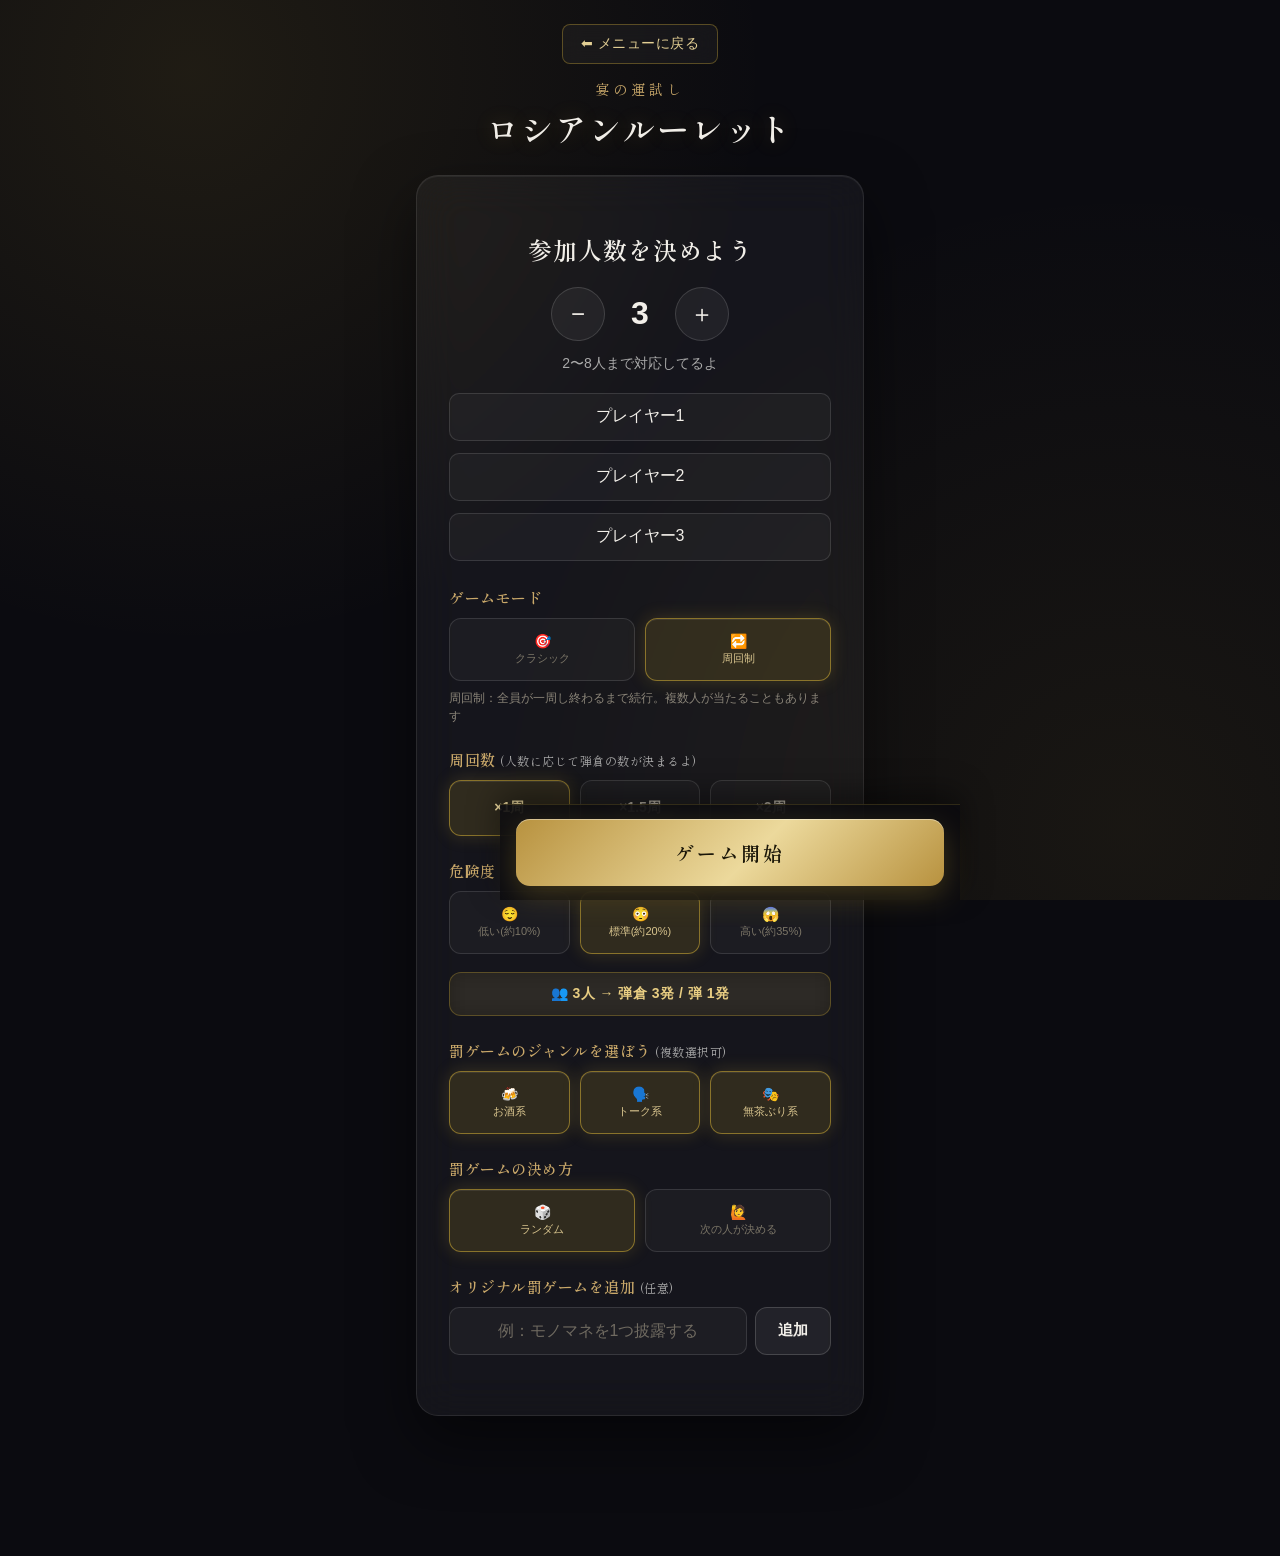
<file: roulette/index.html>
<!DOCTYPE html>
<html lang="ja">
<head>
    <meta charset="UTF-8">
    <meta name="viewport" content="width=device-width, initial-scale=1, maximum-scale=1, user-scalable=no, viewport-fit=cover">
    <meta name="theme-color" content="#0b0b10">
    <meta name="apple-mobile-web-app-capable" content="yes">
    <meta name="mobile-web-app-capable" content="yes">
    <meta name="apple-mobile-web-app-status-bar-style" content="black-translucent">
    <title>宴のロシアンルーレット</title>
    <link rel="preconnect" href="https://fonts.googleapis.com">
    <link rel="preconnect" href="https://fonts.gstatic.com" crossorigin>
    <link href="https://fonts.googleapis.com/css2?family=Shippori+Mincho:wght@400;600;700&display=swap" rel="stylesheet">
    <link rel="stylesheet" href="style.css">
</head>
<body>

    <div class="hit-flash" id="hitFlash"></div>

    <div class="app-content">

        <div class="page-header">
            <div>
                <a href="../index.html" class="menu-link">⬅ メニューに戻る</a>
            </div>

            <div class="subtitle">宴の運試し</div>
            <h1>ロシアンルーレット</h1>
        </div>

        <div class="screen-wrapper">

            <!-- 【ステップ1】 参加人数＆プレイヤー名入力画面 -->
            <div class="card-box" id="setupScreen">
                <h2>参加人数を決めよう</h2>
                <div class="player-count-control">
                    <button class="count-btn" onclick="changeCount(-1)">−</button>
                    <span id="playerCountText" style="font-size: 32px; font-weight: bold;">3</span>
                    <button class="count-btn" onclick="changeCount(1)">＋</button>
                </div>
                <p style="color: #aaa; font-size: 14px; margin-bottom: 20px;">2〜8人まで対応してるよ</p>

                <div id="nameInputsContainer" class="name-inputs">
                    <!-- JavaScriptで動的に生成されます -->
                </div>

                <div class="option-group">
                    <h3>ゲームモード</h3>
                    <div class="chamber-select">
                        <button class="chamber-btn" data-gamemode="classic" onclick="selectGameMode('classic')">🎯<br><span>クラシック</span></button>
                        <button class="chamber-btn active" data-gamemode="lap" onclick="selectGameMode('lap')">🔁<br><span>周回制</span></button>
                    </div>
                    <p class="option-hint" id="gameModeHint">周回制：全員が一周し終わるまで続行。複数人が当たることもあります</p>
                </div>

                <div class="option-group">
                    <h3>周回数 <span style="color:#aaa; font-weight:normal; font-size:12px;">(人数に応じて弾倉の数が決まるよ)</span></h3>
                    <div class="chamber-select">
                        <button class="chamber-btn active" data-rounds="1" onclick="selectRounds(1)">×1周</button>
                        <button class="chamber-btn" data-rounds="1.5" onclick="selectRounds(1.5)">×1.5周</button>
                        <button class="chamber-btn" data-rounds="2" onclick="selectRounds(2)">×2周</button>
                    </div>
                </div>

                <div class="option-group" id="riskGroup">
                    <h3>危険度</h3>
                    <div class="chamber-select">
                        <button class="chamber-btn" data-risk="low" onclick="selectRisk('low')">😌<br><span>低い(約10%)</span></button>
                        <button class="chamber-btn active" data-risk="standard" onclick="selectRisk('standard')">😳<br><span>標準(約20%)</span></button>
                        <button class="chamber-btn" data-risk="high" onclick="selectRisk('high')">😱<br><span>高い(約35%)</span></button>
                    </div>
                </div>

                <p class="settings-summary" id="settingsSummary"></p>

                <div class="option-group">
                    <h3>罰ゲームのジャンルを選ぼう <span style="color:#aaa; font-weight:normal; font-size:12px;">(複数選択可)</span></h3>
                    <div class="chamber-select" id="categorySelect">
                        <button class="chamber-btn active" data-cat="drink" onclick="toggleCategory('drink')">🍻<br><span>お酒系</span></button>
                        <button class="chamber-btn active" data-cat="talk" onclick="toggleCategory('talk')">🗣️<br><span>トーク系</span></button>
                        <button class="chamber-btn active" data-cat="dare" onclick="toggleCategory('dare')">🎭<br><span>無茶ぶり系</span></button>
                    </div>
                </div>

                <div class="option-group">
                    <h3>罰ゲームの決め方</h3>
                    <div class="chamber-select" id="modeSelect">
                        <button class="chamber-btn active" data-mode="random" onclick="selectPenaltyMode('random')">🎲<br><span>ランダム</span></button>
                        <button class="chamber-btn" data-mode="neighbor" onclick="selectPenaltyMode('neighbor')">🙋<br><span>次の人が決める</span></button>
                    </div>
                </div>

                <div class="option-group">
                    <h3>オリジナル罰ゲームを追加 <span style="color:#aaa; font-weight:normal; font-size:12px;">(任意)</span></h3>
                    <div class="custom-penalty-row">
                        <input type="text" id="customPenaltyInput" class="name-input" placeholder="例：モノマネを1つ披露する" style="margin-bottom:0;">
                        <button class="add-btn" onclick="addCustomPenalty()">追加</button>
                    </div>
                    <ul id="customPenaltyList" class="custom-penalty-list"></ul>
                </div>
            </div>

            <!-- 【ステップ2】 ゲーム本番画面 -->
            <div class="card-box" id="gameScreen" style="display: none;">
                <button class="settings-link" onclick="backToSetup()">⚙️ 設定に戻る</button>

                <div class="turn-indicator" id="turnIndicator">プレイヤー1の番</div>

                <div id="comboBanner" class="combo-banner"></div>

                <div class="cylinder-wrap">
                    <div id="cylinderSvgContainer"></div>
                    <div class="status" id="status">🥃</div>
                </div>

                <div id="message">順番に引き金を引いてね...</div>

                <div id="penaltyPicker" class="penalty-picker" style="display:none;"></div>

                <div id="resultSummary" class="result-summary" style="display:none;"></div>
            </div>

        </div>

    </div>

    <div class="bottom-bar">
        <button class="action-btn" id="startBtn" onclick="startGame()">ゲーム開始</button>
        <button class="action-btn pulse-btn" id="shootBtn" onclick="pullTrigger()" style="display:none;">引き金を引く！</button>
        <button class="action-btn" id="nextTurnBtn" onclick="advanceToNextTurn()" style="display:none;">次の人へ進む</button>
        <button class="action-btn" id="restartBtn" onclick="resetGame()" style="display:none;">もう一度遊ぶ</button>
    </div>

    <script src="script.js"></script>
</body>
</html>
</file>
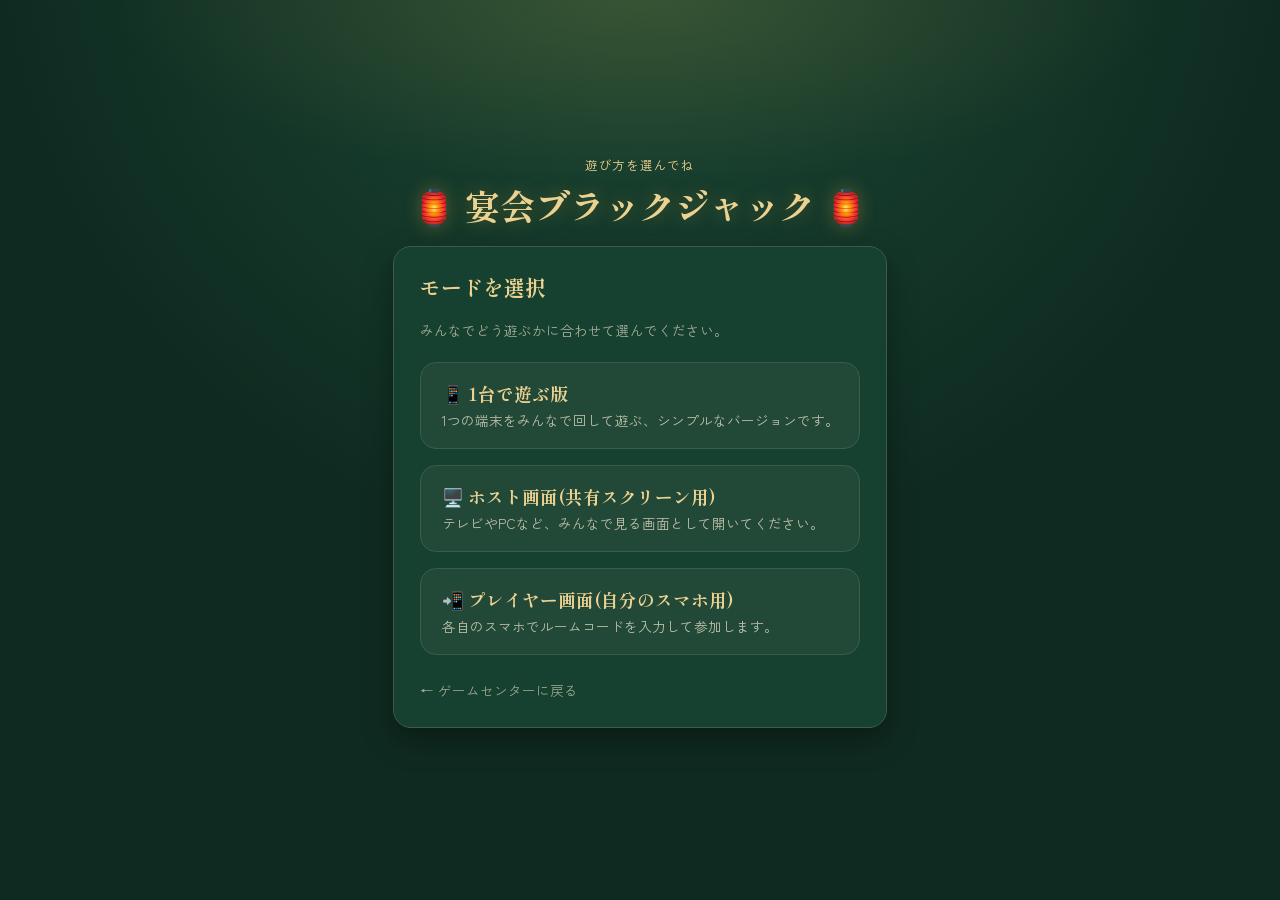
<file: ブラックジャック_改良版/index.html>
<!DOCTYPE html>
<html lang="ja">
<head>
<meta charset="utf-8">
<meta name="viewport" content="width=device-width, initial-scale=1">
<title>宴会ブラックジャック - あそびかたを選ぶ</title>
<link rel="preconnect" href="https://fonts.googleapis.com">
<link href="https://fonts.googleapis.com/css2?family=Shippori+Mincho:wght@600;800&family=Zen+Kaku+Gothic+New:wght@400;500;700&family=JetBrains+Mono:wght@500;700&display=swap" rel="stylesheet">
<link href="css/common.css" rel="stylesheet">
<style>
  body {
    display: flex;
    flex-direction: column;
    justify-content: center;
  }
  .mode-list {
    display: flex;
    flex-direction: column;
    gap: 1rem;
    margin-top: 1.4rem;
  }
  .mode-card {
    display: block;
    text-decoration: none;
    color: inherit;
    background: rgba(243,234,210,0.05);
    border: 1px solid var(--line);
    border-radius: 16px;
    padding: 1.1rem 1.3rem;
    transition: transform 0.15s ease, background 0.15s ease, border-color 0.15s ease;
  }
  .mode-card:hover {
    transform: translateY(-2px);
    background: rgba(243,234,210,0.1);
    border-color: var(--gold);
  }
  .mode-card h3 {
    margin: 0 0 0.3rem;
    font-family: var(--font-display);
    color: var(--gold-soft);
    font-size: 1.1rem;
  }
  .mode-card p {
    margin: 0;
    font-size: 0.85rem;
    color: rgba(243,234,210,0.75);
  }
  .back-link {
    display: inline-block;
    margin-top: 1.6rem;
    font-size: 0.85rem;
    color: rgba(243,234,210,0.6);
    text-decoration: none;
  }
  .back-link:hover { color: var(--gold-soft); }
</style>
</head>
<body>

<div class="lantern-glow" aria-hidden="true"></div>

<header class="site-header">
  <p class="eyebrow">遊び方を選んでね</p>
  <h1>🏮 宴会ブラックジャック 🏮</h1>
</header>

<main id="app">
  <div class="panel">
    <h2>モードを選択</h2>
    <p class="hint">みんなでどう遊ぶかに合わせて選んでください。</p>

    <div class="mode-list">
      <a class="mode-card" href="html/index.html">
        <h3>📱 1台で遊ぶ版</h3>
        <p>1つの端末をみんなで回して遊ぶ、シンプルなバージョンです。</p>
      </a>
      <a class="mode-card" href="html/host.html">
        <h3>🖥️ ホスト画面(共有スクリーン用)</h3>
        <p>テレビやPCなど、みんなで見る画面として開いてください。</p>
      </a>
      <a class="mode-card" href="html/player.html">
        <h3>📲 プレイヤー画面(自分のスマホ用)</h3>
        <p>各自のスマホでルームコードを入力して参加します。</p>
      </a>
    </div>

    <a class="back-link" href="../index.html">← ゲームセンターに戻る</a>
  </div>
</main>

</body>
</html>
</file>
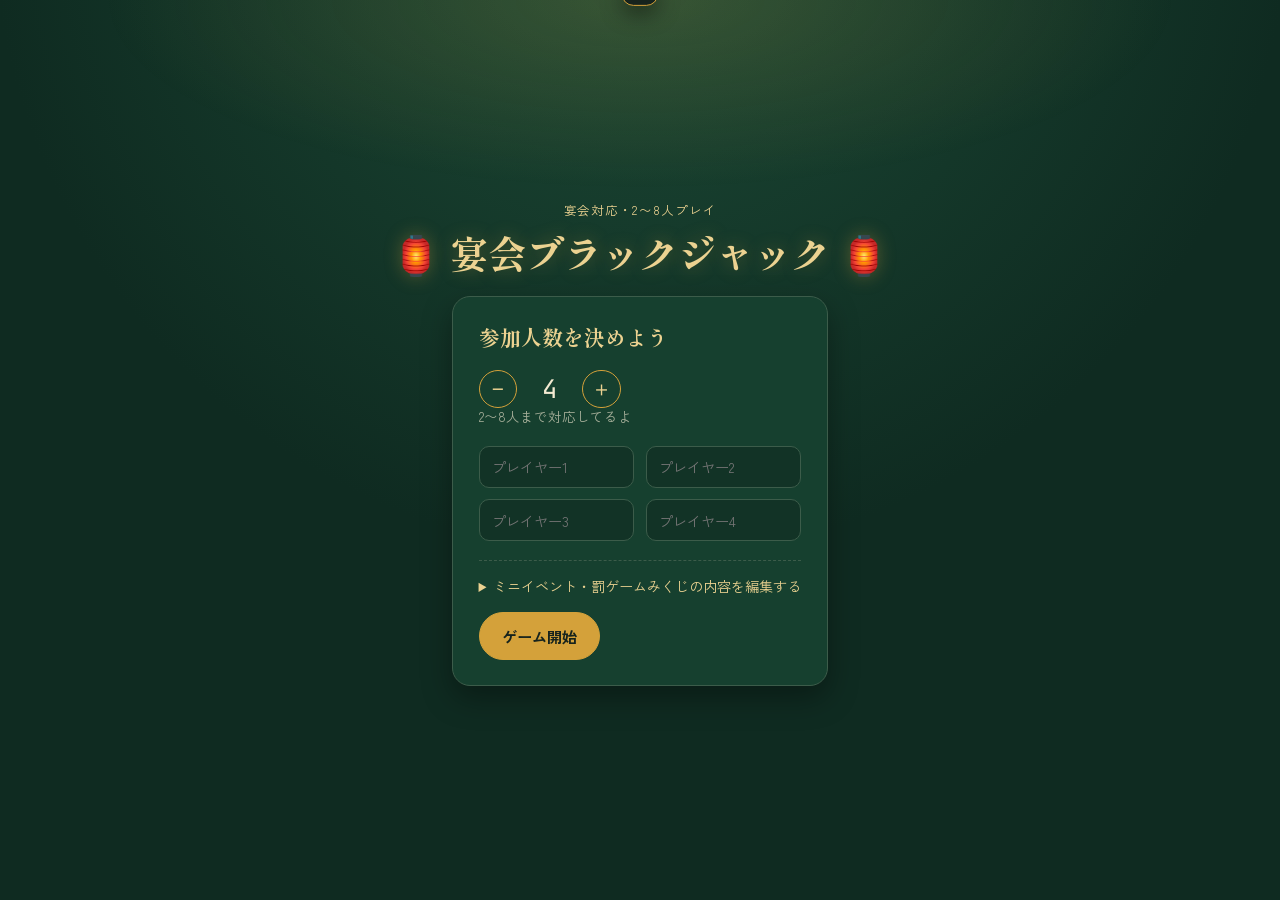
<file: ブラックジャック_改良版/html/index.html>
<!DOCTYPE html>
<html lang="ja">
<head>
<meta charset="utf-8">
<meta name="viewport" content="width=device-width, initial-scale=1">
<title>宴会ブラックジャック</title>
<link rel="preconnect" href="https://fonts.googleapis.com">
<link href="https://fonts.googleapis.com/css2?family=Shippori+Mincho:wght@600;800&family=Zen+Kaku+Gothic+New:wght@400;500;700&family=JetBrains+Mono:wght@500;700&display=swap" rel="stylesheet">
<link href="../css/style.css" rel="stylesheet">
</head>
<body>

<div class="lantern-glow" aria-hidden="true"></div>

<header class="site-header">
  <p class="eyebrow">宴会対応・2〜8人プレイ</p>
  <h1>🏮 宴会ブラックジャック 🏮</h1>
</header>

<main id="app">

  <!-- ============ 設定画面 ============ -->
  <section id="screen-setup" class="screen screen--active">
    <div class="panel">
      <h2>参加人数を決めよう</h2>
      <div class="stepper">
        <button id="btnMinus" type="button" aria-label="減らす">−</button>
        <span id="playerCountDisplay">4</span>
        <button id="btnPlus" type="button" aria-label="増やす">＋</button>
      </div>
      <p class="hint">2〜8人まで対応してるよ</p>

      <div id="nameInputs" class="name-grid"></div>

      <details class="edit-lists">
        <summary>ミニイベント・罰ゲームみくじの内容を編集する</summary>
        <label>ちょうちんタイム(ミニイベント)一覧 — 1行に1つ
          <textarea id="eventListInput" rows="6"></textarea>
        </label>
        <label>罰ゲームみくじ一覧 — 1行に1つ
          <textarea id="penaltyListInput" rows="6"></textarea>
        </label>
      </details>

      <button id="btnStart" class="btn btn--primary" type="button">ゲーム開始</button>
    </div>
  </section>

  <!-- ============ ゲーム画面 ============ -->
  <section id="screen-game" class="screen">
    <div class="round-bar">
      <span id="roundLabel">ラウンド 1</span>
      <span id="turnLabel" class="turn-label"></span>
    </div>

    <div class="table-felt">
      <div class="hand hand--active">
        <div class="active-header">
          <h3 id="activePlayerName">-</h3>
          <div id="activeBadges" class="badges"></div>
        </div>
        <div id="activeCards" class="card-row card-row--large"></div>
        <p class="total-line">合計 <span id="activeTotal" class="total-chip"></span></p>

        <div class="actions">
          <button id="btnHit" class="btn btn--gold" type="button">引く</button>
          <button id="btnStand" class="btn" type="button">勝負する</button>
          <button id="btnJoker" class="btn btn--ghost hidden" type="button">🎭 ジョーカーを使う</button>
          <button id="btnSwap" class="btn btn--ghost hidden" type="button">🔄 交換チケットを使う</button>
        </div>
      </div>

      <div id="benchList" class="bench"></div>
    </div>
  </section>

  <!-- ============ 結果画面 ============ -->
  <section id="screen-result" class="screen">
    <div class="panel">
      <h2>🏮 結果発表 🏮</h2>
      <ul id="resultList" class="result-list"></ul>
      <p id="pendingPenaltyHint" class="hint hidden"></p>
      <div class="actions">
        <button id="btnReplayRound" class="btn btn--primary" type="button">同じメンバーでもう1回</button>
        <button id="btnReplayAll" class="btn" type="button">最初からやり直す</button>
      </div>
    </div>
  </section>

</main>

<!-- カード効果トースト -->
<div id="effectToast" class="toast"></div>

<!-- ミニイベント モーダル -->
<div id="modalEvent" class="modal-overlay hidden">
  <div class="modal lantern-card">
    <p class="modal-eyebrow">🏮 ちょうちんタイム 🏮</p>
    <p id="eventPlayerName" class="modal-target"></p>
    <p id="eventText" class="modal-text"></p>
    <p class="timer"><span id="eventTimer">15</span></p>
    <div class="actions">
      <button id="btnEventSuccess" class="btn btn--gold" type="button">成功!</button>
      <button id="btnEventFail" class="btn btn--red" type="button">できなかった…</button>
    </div>
  </div>
</div>

<!-- 罰ゲームみくじ モーダル -->
<div id="modalPenalty" class="modal-overlay hidden">
  <div class="modal omikuji-modal">
    <p class="modal-eyebrow">罰ゲームみくじ</p>
    <p id="penaltyTarget" class="modal-target"></p>
    <div id="omikujiBox" class="omikuji-box">
      <span class="omikuji-box__lid">🪵</span>
      <p class="omikuji-box__hint">箱をタップして引く</p>
    </div>
    <p id="penaltyResult" class="omikuji-slip hidden"></p>
    <div class="actions">
      <button id="btnPenaltyClose" class="btn btn--primary hidden" type="button">閉じる</button>
    </div>
  </div>
</div>

<!-- 交換チケット用モーダル -->
<div id="modalSwap" class="modal-overlay hidden">
  <div class="modal">
    <p class="modal-eyebrow">🔄 交換する相手を選ぼう</p>
    <div id="swapTargets" class="swap-targets"></div>
    <button id="btnSwapCancel" class="btn" type="button">やめる</button>
  </div>
</div>

<!-- 呪いの一枚(ナチュラル21ボーナス)モーダル -->
<div id="modalCurse" class="modal-overlay hidden">
  <div class="modal">
    <p class="modal-eyebrow">🌟 呪いの一枚 🌟</p>
    <p class="hint">ナチュラル21のボーナス!誰か一人に追加で罰ゲームみくじを引かせよう(任意)</p>
    <div id="curseTargets" class="swap-targets"></div>
    <button id="btnCurseSkip" class="btn" type="button">使わない</button>
  </div>
</div>

<script src="../js/script.js"></script>
</body>
</html>
</file>
<file: roulette/style.css>
* {
    -webkit-tap-highlight-color: transparent;
}

html {
    touch-action: manipulation;
}

body {
    font-family: "Hiragino Sans", "Yu Gothic", sans-serif;
    text-align: center;
    color: #f2efe9;
    margin: 0;
    min-height: 100vh;
    -webkit-user-select: none;
    user-select: none;
    background-color: #0b0b10;
    background-image:
        radial-gradient(circle at 15% 8%, rgba(212, 175, 55, 0.10), transparent 42%),
        radial-gradient(circle at 88% 92%, rgba(212, 175, 55, 0.07), transparent 46%);
    background-attachment: fixed;
}

.app-content {
    min-height: 100vh;
    min-height: 100dvh;
    box-sizing: border-box;
    padding: 24px 16px 140px;
    display: flex;
    flex-direction: column;
}

.page-header {
    flex-shrink: 0;
}

.screen-wrapper {
    flex: 1;
    display: flex;
    flex-direction: column;
    justify-content: center;
    width: 100%;
}

.menu-link {
    display: inline-block;
    margin-bottom: 15px;
    color: #e3cf94;
    text-decoration: none;
    background: rgba(255, 255, 255, 0.04);
    backdrop-filter: blur(10px);
    padding: 10px 18px;
    border-radius: 8px;
    font-size: 14px;
    border: 1px solid rgba(212, 175, 55, 0.35);
    letter-spacing: 0.5px;
}
.subtitle {
    font-family: "Shippori Mincho", serif;
    font-size: 14px;
    color: #c9a86a;
    letter-spacing: 4px;
    margin-bottom: 6px;
}
h1 {
    font-family: "Shippori Mincho", serif;
    font-weight: 600;
    font-size: clamp(24px, 7vw, 32px);
    color: #f2efe9;
    margin-top: 0;
    margin-bottom: 24px;
    letter-spacing: 2px;
    text-shadow: 0 0 20px rgba(212, 175, 55, 0.25);
}

.card-box {
    background: rgba(255, 255, 255, 0.045);
    backdrop-filter: blur(20px) saturate(140%);
    -webkit-backdrop-filter: blur(20px) saturate(140%);
    max-width: 460px;
    margin: 0 auto;
    padding: 30px 24px;
    border-radius: 22px;
    box-shadow: 0 25px 60px rgba(0, 0, 0, 0.5), inset 0 1px 0 rgba(255, 255, 255, 0.06);
    border: 1px solid rgba(255, 255, 255, 0.09);
    width: 100%;
    box-sizing: border-box;
}
.card-box h2 {
    font-family: "Shippori Mincho", serif;
    font-weight: 600;
    letter-spacing: 1px;
}

.settings-link {
    display: inline-block;
    background: none;
    border: none;
    color: #9a9488;
    font-size: 13px;
    text-decoration: underline;
    margin-bottom: 10px;
    cursor: pointer;
    padding: 8px 0;
    touch-action: manipulation;
}
.settings-link:active { color: #e3cf94; }

.player-count-control {
    display: flex;
    align-items: center;
    justify-content: center;
    gap: 26px;
    margin-bottom: 12px;
}
.count-btn {
    width: 54px;
    height: 54px;
    font-size: 24px;
    background: rgba(255, 255, 255, 0.05);
    border: 1px solid rgba(255, 255, 255, 0.14);
    color: #f2efe9;
    border-radius: 50%;
    cursor: pointer;
    touch-action: manipulation;
    transition: 0.2s;
}
.count-btn:active {
    background: rgba(212, 175, 55, 0.18);
    border-color: rgba(212, 175, 55, 0.6);
    color: #f0dca0;
    transform: scale(0.95);
}

.name-inputs {
    display: flex;
    flex-direction: column;
    gap: 12px;
    margin-bottom: 26px;
}
.name-input {
    background: rgba(255, 255, 255, 0.035);
    border: 1px solid rgba(255, 255, 255, 0.12);
    color: #f2efe9;
    padding: 14px 15px;
    border-radius: 10px;
    font-size: 16px;
    text-align: center;
    width: 100%;
    box-sizing: border-box;
    -webkit-user-select: text;
    user-select: text;
}
.name-input::placeholder { color: #6f6a60; }

/* 主要アクションボタン：控えめなシャンパンゴールドのグラデーション */
.action-btn {
    font-family: "Shippori Mincho", serif;
    font-size: 19px;
    font-weight: 600;
    padding: 20px 30px;
    background: linear-gradient(135deg, #b8923f, #ecd99c 55%, #b8923f);
    color: #1a1608;
    border: none;
    border-radius: 14px;
    cursor: pointer;
    box-shadow: 0 10px 30px rgba(212, 175, 55, 0.25), inset 0 1px 0 rgba(255, 255, 255, 0.4);
    transition: 0.15s;
    width: 100%;
    min-height: 64px;
    touch-action: manipulation;
    letter-spacing: 3px;
}
.action-btn:active { transform: scale(0.97); box-shadow: 0 4px 14px rgba(212, 175, 55, 0.2); }
.action-btn:disabled {
    background: rgba(255, 255, 255, 0.06);
    color: #6f6a60;
    cursor: not-allowed;
    box-shadow: none;
    transform: none;
}

/* もう一度遊ぶ／次の人へ進むボタンは、控えめなエメラルドグラスで差別化 */
#restartBtn, #nextTurnBtn {
    background: rgba(72, 187, 120, 0.16);
    color: #bdeccb;
    border: 1px solid rgba(72, 187, 120, 0.45);
    box-shadow: 0 10px 24px rgba(72, 187, 120, 0.12);
}

@keyframes pulseGlow {
    0%, 100% { box-shadow: 0 10px 30px rgba(212, 175, 55, 0.25), inset 0 1px 0 rgba(255, 255, 255, 0.4); }
    50% { box-shadow: 0 10px 42px rgba(212, 175, 55, 0.55), inset 0 1px 0 rgba(255, 255, 255, 0.4); }
}
.pulse-btn { animation: pulseGlow 1.8s ease-in-out infinite; }
.pulse-btn:active { animation: none; }

.bottom-bar {
    position: fixed;
    left: 0;
    right: 0;
    bottom: 0;
    background: rgba(11, 11, 16, 0.85);
    backdrop-filter: blur(16px);
    -webkit-backdrop-filter: blur(16px);
    padding: 14px 16px calc(14px + env(safe-area-inset-bottom));
    box-shadow: 0 -10px 30px rgba(0, 0, 0, 0.45);
    border-top: 1px solid rgba(212, 175, 55, 0.18);
    z-index: 100;
    max-width: 460px;
    margin: 0 auto;
    box-sizing: border-box;
}
@media (min-width: 460px) {
    .bottom-bar { left: 50%; transform: translateX(-50%); width: 460px; }
}

.turn-indicator {
    font-family: "Shippori Mincho", serif;
    font-size: 20px;
    color: #e3cf94;
    margin-bottom: 15px;
    font-weight: 600;
    letter-spacing: 1px;
    text-shadow: 0 0 12px rgba(212, 175, 55, 0.3);
}

/* ===== 弾倉のSVGビジュアル ===== */
.cylinder-wrap {
    position: relative;
    width: 220px;
    height: 220px;
    margin: 10px auto 20px;
}
.cylinder-svg {
    width: 100%;
    height: 100%;
    overflow: visible;
}
#cylinderGroup {
    transform-origin: 110px 110px;
    transition: transform 1.5s cubic-bezier(0.17, 0.67, 0.24, 1);
}
.cylinder-body {
    fill: rgba(255, 255, 255, 0.03);
    stroke: rgba(212, 175, 55, 0.35);
    stroke-width: 2;
    filter: drop-shadow(0 10px 24px rgba(0, 0, 0, 0.5));
}
.chamber {
    stroke-width: 1.5;
    transition: fill 0.3s, stroke 0.3s, opacity 0.3s;
}
.chamber-pending { fill: rgba(255, 255, 255, 0.03); stroke: rgba(255, 255, 255, 0.22); }
.chamber-safe { fill: rgba(72, 187, 120, 0.14); stroke: rgba(72, 187, 120, 0.5); }
.chamber-hit {
    fill: rgba(176, 46, 46, 0.9);
    stroke: #e8cd82;
    filter: drop-shadow(0 0 10px rgba(176, 46, 46, 0.85));
}
.cylinder-pointer {
    fill: #e8cd82;
    filter: drop-shadow(0 0 6px rgba(212, 175, 55, 0.5));
}
.cylinder-wrap .status {
    position: absolute;
    top: 50%;
    left: 50%;
    transform: translate(-50%, -50%);
    margin: 0;
    font-size: clamp(38px, 13vw, 52px);
}

@keyframes spinDrum {
    0% { transform: translate(-50%, -50%) rotate(0deg) scale(1); }
    50% { transform: translate(-50%, -50%) rotate(360deg) scale(1.2); opacity: 0.5; }
    100% { transform: translate(-50%, -50%) rotate(720deg) scale(1); }
}
.spinning {
    animation: spinDrum 0.6s ease-in-out;
}

#message {
    font-size: 17px;
    margin-top: 20px;
    font-weight: 500;
    color: #ded9cf;
    min-height: 44px;
    line-height: 1.6;
}

@keyframes countPulse {
    0% { transform: translate(-50%, -50%) scale(0.6); opacity: 0.3; }
    50% { transform: translate(-50%, -50%) scale(1.3); opacity: 1; }
    100% { transform: translate(-50%, -50%) scale(1); opacity: 1; }
}
.count-pulse {
    animation: countPulse 0.5s ease-out;
    color: #e8cd82;
    font-weight: bold;
}

/* iPhoneは振動非対応なので、画面フラッシュで体感を補完する（控えめな深紅に調整） */
.hit-flash {
    position: fixed;
    inset: 0;
    background: #8c2b2b;
    opacity: 0;
    pointer-events: none;
    z-index: 300;
}
.hit-flash.flash {
    animation: flashPulse 0.5s ease-out;
}
@keyframes flashPulse {
    0% { opacity: 0.55; }
    100% { opacity: 0; }
}

.option-group {
    text-align: left;
    margin-bottom: 24px;
}
.option-group h3 {
    font-family: "Shippori Mincho", serif;
    font-size: 15px;
    font-weight: 600;
    color: #c9a86a;
    margin-bottom: 10px;
    letter-spacing: 0.5px;
}
.option-hint {
    font-size: 12px;
    color: #8a8478;
    margin: 8px 0 0;
    line-height: 1.5;
}

/* 現在の設定まとめ表示（ガラスチップ風） */
.settings-summary {
    background: rgba(212, 175, 55, 0.08);
    border: 1px solid rgba(212, 175, 55, 0.3);
    backdrop-filter: blur(10px);
    border-radius: 12px;
    padding: 12px 14px;
    font-size: 14px;
    color: #e8cd82;
    font-weight: 600;
    text-align: center;
    margin: -6px 0 24px;
    letter-spacing: 0.5px;
}

.chamber-select {
    display: flex;
    gap: 10px;
}
.chamber-btn {
    flex: 1;
    background: rgba(255, 255, 255, 0.03);
    border: 1px solid rgba(255, 255, 255, 0.12);
    color: #b9b3a6;
    padding: 14px 5px;
    border-radius: 12px;
    font-size: 14px;
    font-weight: 600;
    cursor: pointer;
    transition: 0.2s;
    touch-action: manipulation;
    min-height: 56px;
}
.chamber-btn span {
    font-size: 11px;
    font-weight: normal;
    color: #7d7768;
}
.chamber-btn.active {
    background: rgba(212, 175, 55, 0.14);
    border-color: rgba(212, 175, 55, 0.55);
    color: #f0dca0;
    box-shadow: 0 0 18px rgba(212, 175, 55, 0.2), inset 0 1px 0 rgba(255, 255, 255, 0.08);
}
.chamber-btn.active span { color: #d9c58e; }
.chamber-btn:active { transform: scale(0.96); }

.custom-penalty-row {
    display: flex;
    gap: 8px;
}
.custom-penalty-row .name-input {
    flex: 1;
}
.add-btn {
    background: rgba(255, 255, 255, 0.06);
    border: 1px solid rgba(255, 255, 255, 0.16);
    color: #f2efe9;
    border-radius: 12px;
    padding: 0 22px;
    font-weight: 600;
    cursor: pointer;
    touch-action: manipulation;
    min-height: 48px;
    font-size: 15px;
}
.add-btn:active {
    background: rgba(212, 175, 55, 0.18);
    border-color: rgba(212, 175, 55, 0.5);
    color: #f0dca0;
}

.custom-penalty-list {
    list-style: none;
    padding: 0;
    margin: 10px 0 0;
}
.custom-penalty-list li {
    display: flex;
    justify-content: space-between;
    align-items: center;
    background: rgba(255, 255, 255, 0.03);
    border: 1px solid rgba(255, 255, 255, 0.1);
    border-radius: 10px;
    padding: 10px 14px;
    margin-bottom: 6px;
    font-size: 14px;
}
.custom-penalty-list li button {
    background: none;
    border: none;
    color: #c97a6a;
    font-size: 20px;
    cursor: pointer;
    line-height: 1;
    padding: 6px 0 6px 14px;
    touch-action: manipulation;
}

.combo-banner {
    font-family: "Shippori Mincho", serif;
    font-size: 15px;
    font-weight: 600;
    color: #e8cd82;
    min-height: 0;
    opacity: 0;
    max-height: 0;
    overflow: hidden;
    transition: opacity 0.3s ease;
    text-shadow: 0 0 12px rgba(212, 175, 55, 0.35);
}
.combo-banner.show {
    opacity: 1;
    max-height: 60px;
    margin-bottom: 10px;
    animation: comboPop 0.4s ease-out;
}
@keyframes comboPop {
    0% { transform: scale(0.8); }
    60% { transform: scale(1.08); }
    100% { transform: scale(1); }
}

.penalty-picker {
    margin-top: 16px;
    text-align: left;
}
.penalty-choice-btn {
    display: block;
    width: 100%;
    background: rgba(255, 255, 255, 0.03);
    border: 1px solid rgba(255, 255, 255, 0.12);
    color: #ded9cf;
    padding: 14px;
    border-radius: 12px;
    font-size: 14px;
    text-align: left;
    margin-bottom: 8px;
    cursor: pointer;
    touch-action: manipulation;
    box-sizing: border-box;
}
.penalty-choice-btn:active {
    background: rgba(212, 175, 55, 0.16);
    border-color: rgba(212, 175, 55, 0.5);
    color: #f0dca0;
}
.penalty-custom-row {
    display: flex;
    gap: 8px;
    margin-top: 6px;
}
.penalty-custom-row .name-input { flex: 1; }

.result-summary {
    margin-top: 20px;
    padding: 20px;
    background: rgba(255, 255, 255, 0.035);
    backdrop-filter: blur(14px);
    border: 1px solid rgba(212, 175, 55, 0.3);
    border-radius: 16px;
    text-align: left;
    box-shadow: 0 0 30px rgba(212, 175, 55, 0.1);
}
.result-summary h3 {
    font-family: "Shippori Mincho", serif;
    color: #e8cd82;
    font-size: 17px;
    font-weight: 600;
    margin: 0 0 12px;
    text-align: center;
    letter-spacing: 1px;
}
.result-summary p {
    font-size: 14px;
    color: #ded9cf;
    margin: 8px 0;
}

.hit-record-list {
    list-style: none;
    padding: 0;
    margin: 4px 0 10px;
}
.hit-record-list li {
    background: rgba(255, 255, 255, 0.03);
    border: 1px solid rgba(255, 255, 255, 0.1);
    border-radius: 10px;
    padding: 8px 12px;
    margin-bottom: 6px;
    font-size: 13px;
    line-height: 1.4;
    color: #ded9cf;
}

/* ===== レスポンシブ対応 ===== */

@media (max-width: 340px) {
    .app-content { padding: 18px 10px 130px; }
    .card-box { padding: 22px 16px; }
    .player-count-control { gap: 14px; }
    .count-btn { width: 46px; height: 46px; font-size: 20px; }
    .chamber-select { gap: 6px; }
    .chamber-btn { padding: 10px 2px; font-size: 12px; min-height: 50px; }
    .chamber-btn span { font-size: 10px; }
    .action-btn { font-size: 16px; padding: 16px 20px; min-height: 56px; letter-spacing: 1.5px; }
    .cylinder-wrap { width: 180px; height: 180px; }
}

@media (orientation: landscape) and (max-height: 500px) {
    .app-content { padding: 14px 16px 110px; }
    h1 { margin-bottom: 10px; }
    .card-box { padding: 16px 22px; }
    .cylinder-wrap { width: 140px; height: 140px; margin: 6px auto 10px; }
    .turn-indicator { margin-bottom: 8px; }
    #message { min-height: 0; margin-top: 10px; }
    .bottom-bar { padding: 10px 16px calc(10px + env(safe-area-inset-bottom)); }
    .action-btn { min-height: 52px; padding: 12px 30px; }
}

@media (min-width: 700px) {
    .app-content { max-width: 480px; margin: 0 auto; }
    .card-box { max-width: 480px; padding: 36px 32px; }
    .bottom-bar { width: 480px; }
}
</file>
<file: ブラックジャック_改良版/css/common.css>
@charset "utf-8";

/* ==========================================================
   トークン(色・フォント) — 前バージョンと統一
   ========================================================== */
:root {
  --bg: #0f2b21;
  --felt: #16402f;
  --felt-edge: #0a2016;
  --gold: #d4a13a;
  --gold-soft: #ecd291;
  --red: #b8362a;
  --red-soft: #d1594a;
  --cream: #f3ead2;
  --ink: #16231d;
  --success: #4c9a6a;
  --line: #3c5c4a;

  --font-display: "Shippori Mincho", serif;
  --font-body: "Zen Kaku Gothic New", sans-serif;
  --font-mono: "JetBrains Mono", monospace;
}

* { box-sizing: border-box; }

body {
  margin: 0;
  min-height: 100vh;
  background: radial-gradient(circle at 50% -10%, #1c4a36 0%, var(--bg) 55%);
  color: var(--cream);
  font-family: var(--font-body);
  padding-bottom: 3rem;
  display: flex;
  flex-direction: column;
  justify-content: center;
  justify-content: safe center;
}

.lantern-glow {
  position: fixed; inset: 0; pointer-events: none;
  background: radial-gradient(ellipse 60% 30% at 50% 0%, rgba(212,161,58,0.16), transparent 70%);
  animation: glow-pulse 6s ease-in-out infinite;
  z-index: 0;
}
@keyframes glow-pulse { 0%, 100% { opacity: 0.7; } 50% { opacity: 1; } }

.site-header { text-align: center; padding: 2rem 1rem 1rem; position: relative; z-index: 1; }
.eyebrow { margin: 0 0 0.3rem; letter-spacing: 0.14em; font-size: 0.78rem; color: var(--gold-soft); }
.site-header h1 {
  margin: 0; font-family: var(--font-display); font-weight: 800;
  font-size: clamp(1.4rem, 5vw, 2.2rem); color: var(--gold-soft);
  text-shadow: 0 0 18px rgba(212,161,58,0.35);
}

#app { position: relative; z-index: 1; max-width: 760px; margin: 0 auto; padding: 0 1rem; }
.screen { display: none; }
.screen--active { display: block; animation: fade-in 0.35s ease; }
@keyframes fade-in { from { opacity: 0; transform: translateY(6px); } to { opacity: 1; transform: none; } }
.hidden { display: none !important; }

.panel {
  background: var(--felt); border: 1px solid var(--line); border-radius: 18px;
  padding: 1.6rem; box-shadow: 0 12px 30px rgba(0,0,0,0.35);
}
.panel h2 { margin-top: 0; font-family: var(--font-display); color: var(--gold-soft); font-size: 1.3rem; }
.hint { color: rgba(243,234,210,0.65); font-size: 0.85rem; }

.btn {
  font-family: var(--font-body); font-weight: 700; font-size: 0.95rem;
  padding: 0.75rem 1.4rem; border-radius: 999px; border: 1px solid var(--line);
  background: rgba(243,234,210,0.06); color: var(--cream); cursor: pointer;
  transition: transform 0.15s ease, background 0.15s ease;
}
.btn:hover { transform: translateY(-1px); background: rgba(243,234,210,0.12); }
.btn:disabled { opacity: 0.4; cursor: not-allowed; transform: none; }
.btn--primary { background: var(--gold); border-color: var(--gold); color: var(--ink); }
.btn--primary:hover { background: var(--gold-soft); }
.btn--gold { background: var(--gold-soft); border-color: var(--gold-soft); color: var(--ink); }
.btn--red { background: var(--red); border-color: var(--red); color: var(--cream); }
.btn--red:hover { background: var(--red-soft); }
.btn--ghost { background: transparent; border-style: dashed; }

.actions { display: flex; flex-wrap: wrap; gap: 0.7rem; margin-top: 1.2rem; }

input[type="text"] {
  width: 100%; padding: 0.7rem 0.9rem; border-radius: 10px;
  border: 1px solid var(--line); background: rgba(0,0,0,0.2); color: var(--cream);
  font-family: var(--font-body); font-size: 1rem;
}
label { display: block; font-size: 0.85rem; margin: 0.9rem 0 0.3rem; color: rgba(243,234,210,0.8); }

/* ルームコード表示 */
.room-code {
  font-family: var(--font-mono); font-size: 2.6rem; letter-spacing: 0.3em;
  text-align: center; color: var(--gold-soft); margin: 1rem 0;
  background: rgba(0,0,0,0.2); border-radius: 14px; padding: 0.8rem;
}

.player-chip-list { display: flex; flex-wrap: wrap; gap: 0.5rem; margin: 1rem 0; }
.player-chip {
  background: rgba(212,161,58,0.14); border: 1px solid var(--gold);
  border-radius: 999px; padding: 0.35rem 0.9rem; font-size: 0.88rem;
}

/* テーブル・手札まわり(前バージョンと共通) */
.round-bar { display: flex; justify-content: space-between; align-items: baseline; font-family: var(--font-mono); font-size: 0.85rem; color: var(--gold-soft); padding: 0.8rem 0.2rem; }
.turn-label { color: var(--cream); font-family: var(--font-body); font-weight: 700; }

.table-felt {
  background: radial-gradient(ellipse at 50% 0%, rgba(255,255,255,0.05), transparent 60%), var(--felt);
  border: 10px solid var(--felt-edge); border-radius: 24px; padding: 1.4rem;
}
.hand h3 { margin: 0 0 0.5rem; font-family: var(--font-display); font-size: 1.05rem; color: var(--gold-soft); }
.hand--dealer { padding-bottom: 1rem; border-bottom: 1px dashed var(--line); margin-bottom: 1rem; }

.active-header { display: flex; align-items: center; gap: 0.6rem; flex-wrap: wrap; }
.badges { display: flex; gap: 0.4rem; }
.badge { font-size: 1rem; background: rgba(212,161,58,0.16); border: 1px solid var(--gold); border-radius: 8px; padding: 0.1rem 0.4rem; }

.card-row { display: flex; gap: 0.5rem; flex-wrap: wrap; min-height: 3.6rem; }
.card-row img { width: 3rem; border-radius: 4px; box-shadow: 0 3px 8px rgba(0,0,0,0.4); }
.card-row--large img { width: 3.6rem; }

.total-line { font-size: 0.9rem; color: rgba(243,234,210,0.75); }
.total-chip { font-family: var(--font-mono); font-weight: 700; color: var(--gold-soft); background: rgba(0,0,0,0.25); padding: 0.05rem 0.5rem; border-radius: 6px; }

.bench { display: flex; gap: 0.6rem; flex-wrap: wrap; margin-top: 1.4rem; }
.bench-card { flex: 1 1 130px; background: rgba(0,0,0,0.18); border: 1px solid var(--line); border-radius: 12px; padding: 0.6rem 0.8rem; font-size: 0.82rem; }
.bench-card .name { font-weight: 700; color: var(--cream); }
.bench-card .status { color: rgba(243,234,210,0.6); }
.bench-card.is-bust { border-color: var(--red); }
.bench-card.is-active { border-color: var(--gold); box-shadow: 0 0 0 1px var(--gold) inset; }

.result-list { list-style: none; margin: 1rem 0; padding: 0; }
.result-item { display: flex; justify-content: space-between; align-items: center; padding: 0.7rem 0.9rem; border-radius: 12px; margin-bottom: 0.5rem; background: rgba(0,0,0,0.16); border: 1px solid var(--line); }
.result-item .outcome { font-weight: 700; }
.result-item.win .outcome { color: var(--success); }
.result-item.lose .outcome { color: var(--red-soft); }
.result-item.draw .outcome { color: var(--gold-soft); }
.result-item .side { display: flex; gap: 0.6rem; align-items: center; }

.toast {
  position: fixed; top: 1rem; left: 50%; transform: translateX(-50%) translateY(-140%);
  background: var(--ink); color: var(--gold-soft); border: 1px solid var(--gold);
  padding: 0.7rem 1.1rem; border-radius: 999px; font-size: 0.88rem;
  box-shadow: 0 8px 22px rgba(0,0,0,0.45); z-index: 50; transition: transform 0.3s ease;
  max-width: 90vw; text-align: center;
}
.toast.is-visible { transform: translateX(-50%) translateY(0); }

.event-banner {
  border: 1px solid var(--gold); border-radius: 14px; padding: 1rem; margin-bottom: 1rem;
  background: rgba(212,161,58,0.1); text-align: center;
}
.event-banner .modal-eyebrow { margin: 0 0 0.3rem; }
.event-banner .timer { font-family: var(--font-mono); font-size: 1.6rem; color: var(--gold-soft); margin: 0.3rem 0 0; }

.modal-overlay {
  position: fixed; inset: 0; background: rgba(5,12,9,0.72);
  display: flex; align-items: center; justify-content: center; z-index: 60; padding: 1rem;
}
.modal {
  background: var(--felt); border: 1px solid var(--gold); border-radius: 18px;
  padding: 1.6rem; max-width: 380px; width: 100%; text-align: center;
  box-shadow: 0 20px 50px rgba(0,0,0,0.5);
}
.modal-eyebrow { color: var(--gold-soft); font-family: var(--font-display); font-size: 1.05rem; margin: 0 0 0.5rem; }
.modal-target { font-weight: 700; margin: 0 0 0.6rem; }
.modal-text { font-size: 1rem; line-height: 1.5; }
.timer { font-family: var(--font-mono); font-size: 2rem; color: var(--gold-soft); margin: 0.6rem 0; }

.omikuji-box { cursor: pointer; margin: 1rem auto 0.4rem; padding: 1.4rem; border: 2px dashed var(--gold); border-radius: 14px; transition: transform 0.15s ease; }
.omikuji-box:hover { transform: scale(1.02); }
.omikuji-box.is-shaking { animation: shake 0.5s ease; }
@keyframes shake {
  0%, 100% { transform: translateX(0) rotate(0); }
  20% { transform: translateX(-4px) rotate(-2deg); }
  40% { transform: translateX(4px) rotate(2deg); }
  60% { transform: translateX(-4px) rotate(-2deg); }
  80% { transform: translateX(4px) rotate(2deg); }
}
.omikuji-box__lid { font-size: 2.2rem; display: block; }
.omikuji-box__hint { margin: 0.4rem 0 0; font-size: 0.8rem; color: rgba(243,234,210,0.7); }
.omikuji-slip { margin-top: 1rem; padding: 1rem; border-radius: 10px; background: var(--cream); color: var(--ink); font-weight: 700; border: 2px solid var(--red); }

.swap-targets { display: flex; flex-direction: column; gap: 0.5rem; margin: 1rem 0; }

.other-players-list { list-style: none; padding: 0; margin: 1rem 0; display: flex; flex-direction: column; gap: 0.5rem; }
.other-players-list li { background: rgba(0,0,0,0.16); border: 1px solid var(--line); border-radius: 10px; padding: 0.5rem 0.8rem; font-size: 0.86rem; display: flex; justify-content: space-between; }
.other-players-list li.is-active { border-color: var(--gold); }

button:focus-visible, input:focus-visible, textarea:focus-visible { outline: 2px solid var(--gold-soft); outline-offset: 2px; }
@media (prefers-reduced-motion: reduce) { .lantern-glow, .omikuji-box.is-shaking, .screen--active { animation: none; } }
@media (max-width: 480px) { .panel { padding: 1.2rem; } .card-row img { width: 2.5rem; } .card-row--large img { width: 3rem; } }
/* ==========================================================
   追加分:ナチュラル21・ターンタイマー・QR・エラートースト
   ========================================================== */

/* ナチュラル21の演出トースト */
.toast.is-natural {
  border-color: var(--gold-soft);
  background: radial-gradient(circle at 50% 0%, rgba(236,210,145,0.35), var(--ink) 70%);
  animation: sparkle-pop 0.5s ease;
}
@keyframes sparkle-pop {
  0% { transform: translateX(-50%) translateY(0) scale(0.9); }
  40% { transform: translateX(-50%) translateY(0) scale(1.08); }
  100% { transform: translateX(-50%) translateY(0) scale(1); }
}

/* エラー用トースト */
.toast.is-error {
  border-color: var(--red);
  color: var(--red-soft);
  background: rgba(184,54,42,0.14);
}

/* ターンタイマー */
.turn-timer {
  font-family: var(--font-mono);
  font-size: 0.85rem;
  color: rgba(243,234,210,0.75);
  margin-left: 0.6rem;
}
.turn-timer.is-low { color: var(--red-soft); font-weight: 700; }

.round-bar-row { display: flex; justify-content: space-between; align-items: baseline; flex-wrap: wrap; gap: 0.4rem; }
.round-bar-right { display: flex; align-items: center; gap: 0.6rem; }

/* ホストの強制進行ボタン */
.btn--small { padding: 0.4rem 0.9rem; font-size: 0.78rem; }

/* 警告つきヒント */
.hint.is-warning { color: var(--red-soft); }

/* QRコード表示欄 */
.qr-wrap {
  display: flex;
  flex-direction: column;
  align-items: center;
  gap: 0.5rem;
  margin: 1rem 0;
}
.qr-wrap canvas, .qr-wrap img {
  background: var(--cream);
  padding: 0.6rem;
  border-radius: 12px;
}
.qr-wrap .hint { text-align: center; }

/* 再接続中の表示 */
.reconnect-banner {
  text-align: center;
  padding: 0.6rem;
  color: var(--gold-soft);
  font-size: 0.85rem;
}
</file>
<file: ブラックジャック_改良版/css/style.css>
@charset "utf-8";

/* ==========================================================
   トークン(色・フォント)
   ========================================================== */
:root {
  --bg: #0f2b21;
  --felt: #16402f;
  --felt-edge: #0a2016;
  --gold: #d4a13a;
  --gold-soft: #ecd291;
  --red: #b8362a;
  --red-soft: #d1594a;
  --cream: #f3ead2;
  --ink: #16231d;
  --success: #4c9a6a;
  --line: #3c5c4a;

  --font-display: "Shippori Mincho", serif;
  --font-body: "Zen Kaku Gothic New", sans-serif;
  --font-mono: "JetBrains Mono", monospace;
}

* { box-sizing: border-box; }

body {
  margin: 0;
  min-height: 100vh;
  background: radial-gradient(circle at 50% -10%, #1c4a36 0%, var(--bg) 55%);
  color: var(--cream);
  font-family: var(--font-body);
  padding-bottom: 3rem;
  display: flex;
  flex-direction: column;
  justify-content: center;
  justify-content: safe center;
}

/* ほんのり灯る提灯の光(控えめな環境演出) */
.lantern-glow {
  position: fixed;
  inset: 0;
  pointer-events: none;
  background: radial-gradient(ellipse 60% 30% at 50% 0%, rgba(212,161,58,0.16), transparent 70%);
  animation: glow-pulse 6s ease-in-out infinite;
  z-index: 0;
}
@keyframes glow-pulse {
  0%, 100% { opacity: 0.7; }
  50% { opacity: 1; }
}

/* ==========================================================
   ヘッダー
   ========================================================== */
.site-header {
  text-align: center;
  padding: 2.2rem 1rem 1rem;
  position: relative;
  z-index: 1;
}
.eyebrow {
  margin: 0 0 0.3rem;
  letter-spacing: 0.14em;
  font-size: 0.78rem;
  color: var(--gold-soft);
  text-transform: none;
}
.site-header h1 {
  margin: 0;
  font-family: var(--font-display);
  font-weight: 800;
  font-size: clamp(1.6rem, 5vw, 2.4rem);
  color: var(--gold-soft);
  text-shadow: 0 0 18px rgba(212,161,58,0.35);
}

/* ==========================================================
   画面切り替え
   ========================================================== */
#app { position: relative; z-index: 1; max-width: 720px; margin: 0 auto; padding: 0 1rem; }
.screen { display: none; }
.screen--active { display: block; animation: fade-in 0.35s ease; }
@keyframes fade-in { from { opacity: 0; transform: translateY(6px); } to { opacity: 1; transform: none; } }

.hidden { display: none !important; }

/* ==========================================================
   パネル・共通部品
   ========================================================== */
.panel {
  background: var(--felt);
  border: 1px solid var(--line);
  border-radius: 18px;
  padding: 1.6rem;
  box-shadow: 0 12px 30px rgba(0,0,0,0.35);
}
.panel h2 {
  margin-top: 0;
  font-family: var(--font-display);
  color: var(--gold-soft);
  font-size: 1.3rem;
}

.hint { color: rgba(243,234,210,0.65); font-size: 0.85rem; margin-top: -0.4rem; }

.btn {
  font-family: var(--font-body);
  font-weight: 700;
  font-size: 0.95rem;
  padding: 0.75rem 1.4rem;
  border-radius: 999px;
  border: 1px solid var(--line);
  background: rgba(243,234,210,0.06);
  color: var(--cream);
  cursor: pointer;
  transition: transform 0.15s ease, background 0.15s ease;
}
.btn:hover { transform: translateY(-1px); background: rgba(243,234,210,0.12); }
.btn:active { transform: translateY(0); }
.btn:disabled { opacity: 0.4; cursor: not-allowed; transform: none; }
.btn--primary { background: var(--gold); border-color: var(--gold); color: var(--ink); }
.btn--primary:hover { background: var(--gold-soft); }
.btn--gold { background: var(--gold-soft); border-color: var(--gold-soft); color: var(--ink); }
.btn--red { background: var(--red); border-color: var(--red); color: var(--cream); }
.btn--red:hover { background: var(--red-soft); }
.btn--ghost { background: transparent; border-style: dashed; }

.actions { display: flex; flex-wrap: wrap; gap: 0.7rem; margin-top: 1.2rem; }

/* ==========================================================
   設定画面
   ========================================================== */
.stepper {
  display: flex; align-items: center; gap: 1.1rem;
  margin: 1rem 0 0.3rem;
}
.stepper button {
  width: 2.4rem; height: 2.4rem; border-radius: 50%;
  border: 1px solid var(--gold); background: transparent; color: var(--gold-soft);
  font-size: 1.3rem; cursor: pointer;
}
.stepper span {
  font-family: var(--font-mono); font-size: 1.6rem; min-width: 2ch; text-align: center;
}

.name-grid {
  display: grid; grid-template-columns: repeat(auto-fit, minmax(140px, 1fr));
  gap: 0.7rem; margin: 1.2rem 0;
}
.name-grid input {
  width: 100%; padding: 0.6rem 0.8rem; border-radius: 10px;
  border: 1px solid var(--line); background: rgba(0,0,0,0.2); color: var(--cream);
  font-family: var(--font-body); font-size: 0.9rem;
}

.edit-lists {
  margin: 1rem 0; border-top: 1px dashed var(--line); padding-top: 0.9rem;
}
.edit-lists summary { cursor: pointer; color: var(--gold-soft); font-size: 0.88rem; }
.edit-lists label {
  display: block; font-size: 0.82rem; margin-top: 0.8rem; color: rgba(243,234,210,0.8);
}
.edit-lists textarea {
  width: 100%; margin-top: 0.4rem; border-radius: 10px; border: 1px solid var(--line);
  background: rgba(0,0,0,0.2); color: var(--cream); font-family: var(--font-body);
  font-size: 0.82rem; padding: 0.6rem; resize: vertical;
}

/* ==========================================================
   ゲーム画面
   ========================================================== */
.round-bar {
  display: flex; justify-content: space-between; align-items: baseline;
  font-family: var(--font-mono); font-size: 0.85rem; color: var(--gold-soft);
  padding: 0.8rem 0.2rem;
}
.turn-label { color: var(--cream); font-family: var(--font-body); font-weight: 700; }

.table-felt {
  background:
    radial-gradient(ellipse at 50% 0%, rgba(255,255,255,0.05), transparent 60%),
    var(--felt);
  border: 10px solid var(--felt-edge);
  border-radius: 24px;
  padding: 1.4rem;
}

.hand h3 { margin: 0 0 0.5rem; font-family: var(--font-display); font-size: 1.05rem; color: var(--gold-soft); }
.hand--dealer { padding-bottom: 1rem; border-bottom: 1px dashed var(--line); margin-bottom: 1rem; }

.active-header { display: flex; align-items: center; gap: 0.6rem; flex-wrap: wrap; }
.badges { display: flex; gap: 0.4rem; }
.badge {
  font-size: 1rem; background: rgba(212,161,58,0.16); border: 1px solid var(--gold);
  border-radius: 8px; padding: 0.1rem 0.4rem;
}

.card-row { display: flex; gap: 0.5rem; flex-wrap: wrap; min-height: 3.6rem; }
.card-row img { width: 3rem; border-radius: 4px; box-shadow: 0 3px 8px rgba(0,0,0,0.4); }
.card-row--large img { width: 3.6rem; }

.total-line { font-size: 0.9rem; color: rgba(243,234,210,0.75); }
.total-chip {
  font-family: var(--font-mono); font-weight: 700; color: var(--gold-soft);
  background: rgba(0,0,0,0.25); padding: 0.05rem 0.5rem; border-radius: 6px;
}

.bench { display: flex; gap: 0.6rem; flex-wrap: wrap; margin-top: 1.4rem; }
.bench-card {
  flex: 1 1 130px; background: rgba(0,0,0,0.18); border: 1px solid var(--line);
  border-radius: 12px; padding: 0.6rem 0.8rem; font-size: 0.82rem;
}
.bench-card .name { font-weight: 700; color: var(--cream); }
.bench-card .status { color: rgba(243,234,210,0.6); }
.bench-card.is-bust { border-color: var(--red); }
.bench-card.is-active { border-color: var(--gold); box-shadow: 0 0 0 1px var(--gold) inset; }

/* ==========================================================
   結果画面
   ========================================================== */
.result-list { list-style: none; margin: 1rem 0; padding: 0; }
.result-item {
  display: flex; justify-content: space-between; align-items: center;
  padding: 0.7rem 0.9rem; border-radius: 12px; margin-bottom: 0.5rem;
  background: rgba(0,0,0,0.16); border: 1px solid var(--line);
}
.result-item .outcome { font-weight: 700; }
.result-item.win .outcome { color: var(--success); }
.result-item.lose .outcome { color: var(--red-soft); }
.result-item.draw .outcome { color: var(--gold-soft); }
.result-item .side { display: flex; gap: 0.6rem; align-items: center; }

/* ==========================================================
   トースト(特殊カード効果)
   ========================================================== */
.toast {
  position: fixed; top: 1rem; left: 50%; transform: translateX(-50%) translateY(-140%);
  background: var(--ink); color: var(--gold-soft); border: 1px solid var(--gold);
  padding: 0.7rem 1.1rem; border-radius: 999px; font-size: 0.88rem;
  box-shadow: 0 8px 22px rgba(0,0,0,0.45); z-index: 50;
  transition: transform 0.3s ease;
  max-width: 90vw; text-align: center;
}
.toast.is-visible { transform: translateX(-50%) translateY(0); }

/* ==========================================================
   モーダル共通
   ========================================================== */
.modal-overlay {
  position: fixed; inset: 0; background: rgba(5,12,9,0.72);
  display: flex; align-items: center; justify-content: center;
  z-index: 60; padding: 1rem;
}
.modal {
  background: var(--felt); border: 1px solid var(--gold); border-radius: 18px;
  padding: 1.6rem; max-width: 380px; width: 100%; text-align: center;
  box-shadow: 0 20px 50px rgba(0,0,0,0.5);
}
.modal-eyebrow { color: var(--gold-soft); font-family: var(--font-display); font-size: 1.05rem; margin: 0 0 0.5rem; }
.modal-target { font-weight: 700; margin: 0 0 0.6rem; }
.modal-text { font-size: 1rem; line-height: 1.5; }
.timer { font-family: var(--font-mono); font-size: 2rem; color: var(--gold-soft); margin: 0.6rem 0; }

/* おみくじボックス */
.omikuji-box {
  cursor: pointer; margin: 1rem auto 0.4rem; padding: 1.4rem;
  border: 2px dashed var(--gold); border-radius: 14px;
  transition: transform 0.15s ease;
}
.omikuji-box:hover { transform: scale(1.02); }
.omikuji-box.is-shaking { animation: shake 0.5s ease; }
@keyframes shake {
  0%, 100% { transform: translateX(0) rotate(0); }
  20% { transform: translateX(-4px) rotate(-2deg); }
  40% { transform: translateX(4px) rotate(2deg); }
  60% { transform: translateX(-4px) rotate(-2deg); }
  80% { transform: translateX(4px) rotate(2deg); }
}
.omikuji-box__lid { font-size: 2.2rem; display: block; }
.omikuji-box__hint { margin: 0.4rem 0 0; font-size: 0.8rem; color: rgba(243,234,210,0.7); }
.omikuji-slip {
  margin-top: 1rem; padding: 1rem; border-radius: 10px;
  background: var(--cream); color: var(--ink); font-weight: 700;
  border: 2px solid var(--red);
}

.swap-targets { display: flex; flex-direction: column; gap: 0.5rem; margin: 1rem 0; }

/* ==========================================================
   アクセシビリティ・レスポンシブ
   ========================================================== */
button:focus-visible, input:focus-visible, textarea:focus-visible {
  outline: 2px solid var(--gold-soft); outline-offset: 2px;
}

@media (prefers-reduced-motion: reduce) {
  .lantern-glow, .omikuji-box.is-shaking, .screen--active { animation: none; }
}

@media (max-width: 480px) {
  .panel { padding: 1.2rem; }
  .card-row img { width: 2.5rem; }
  .card-row--large img { width: 3rem; }
}
/* ==========================================================
   追加分:ナチュラル21・エラートースト・呪いモーダル
   ========================================================== */

.toast.is-natural {
  border-color: var(--gold-soft);
  background: radial-gradient(circle at 50% 0%, rgba(236,210,145,0.35), var(--ink) 70%);
  animation: sparkle-pop 0.5s ease;
}
@keyframes sparkle-pop {
  0% { transform: translateX(-50%) translateY(0) scale(0.9); }
  40% { transform: translateX(-50%) translateY(0) scale(1.08); }
  100% { transform: translateX(-50%) translateY(0) scale(1); }
}

.toast.is-error {
  border-color: var(--red);
  color: var(--red-soft);
  background: rgba(184,54,42,0.14);
}

.hint.is-warning { color: var(--red-soft); }
</file>
